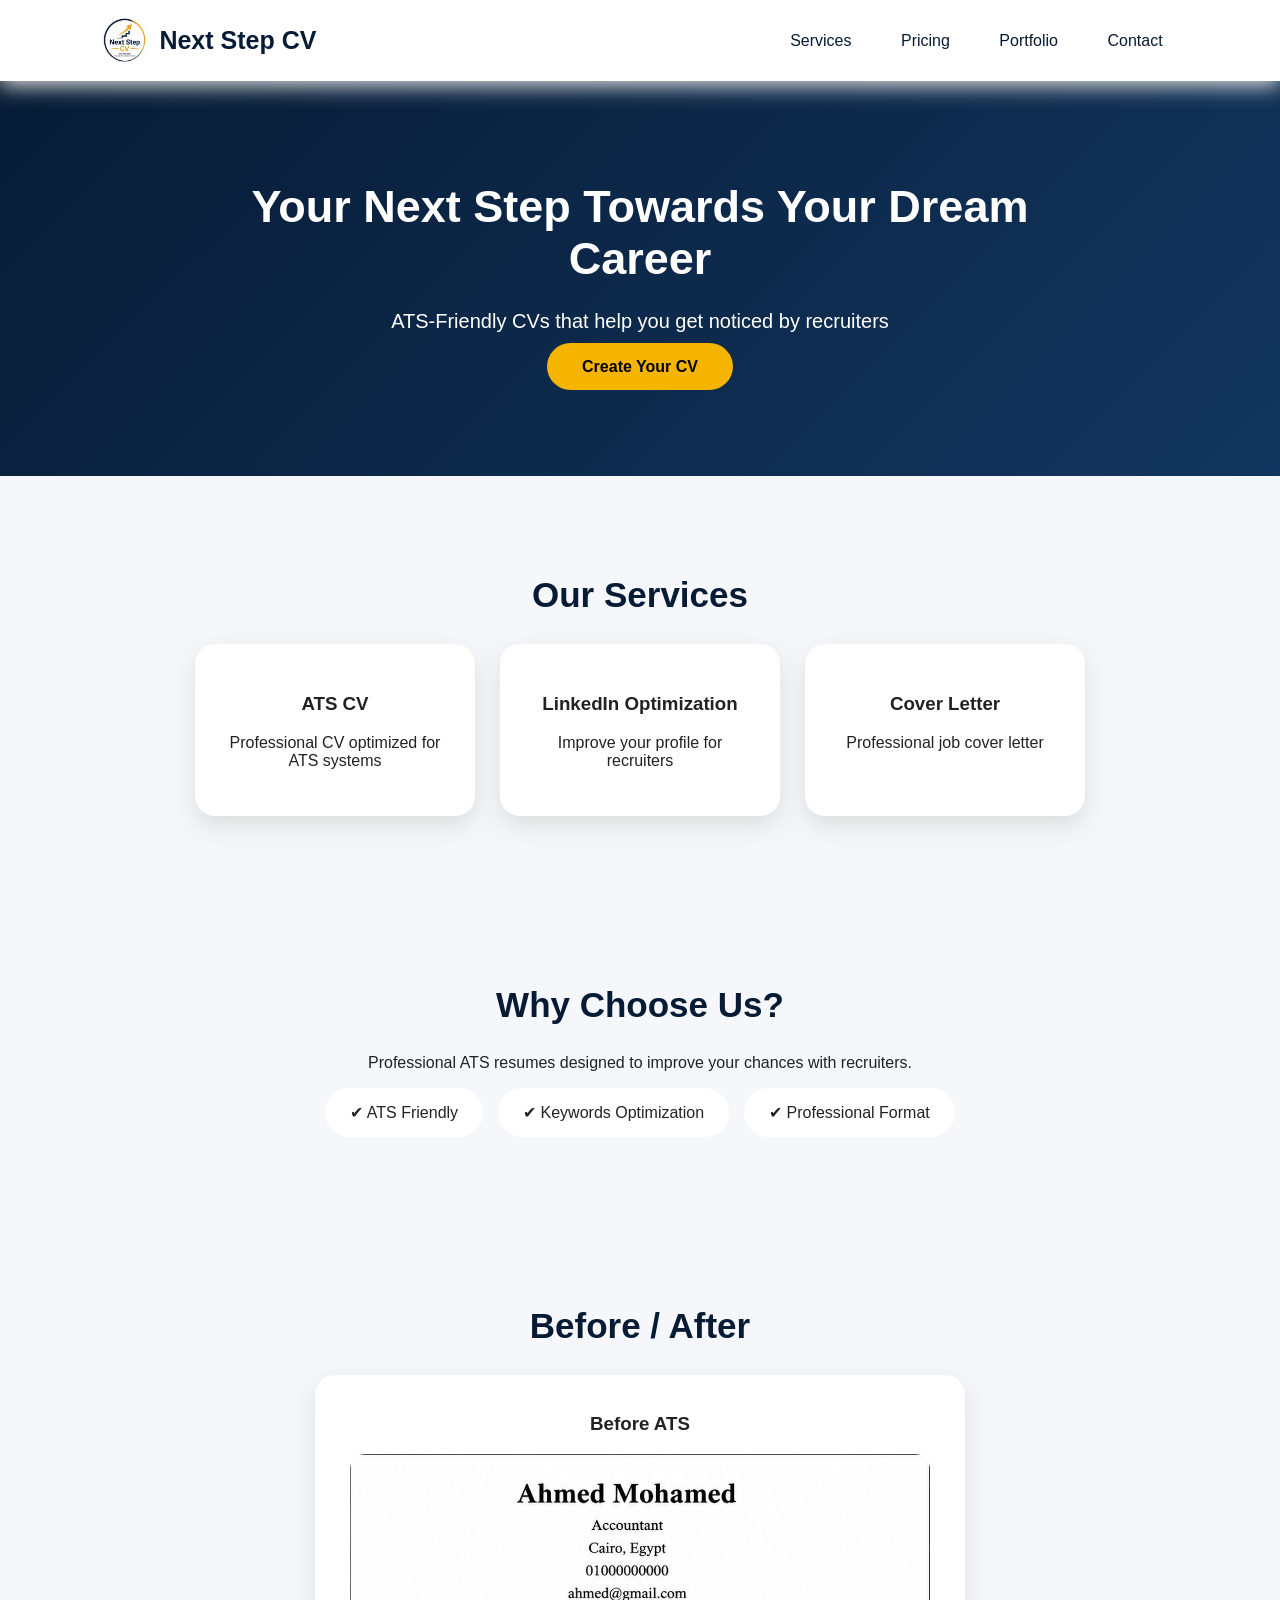
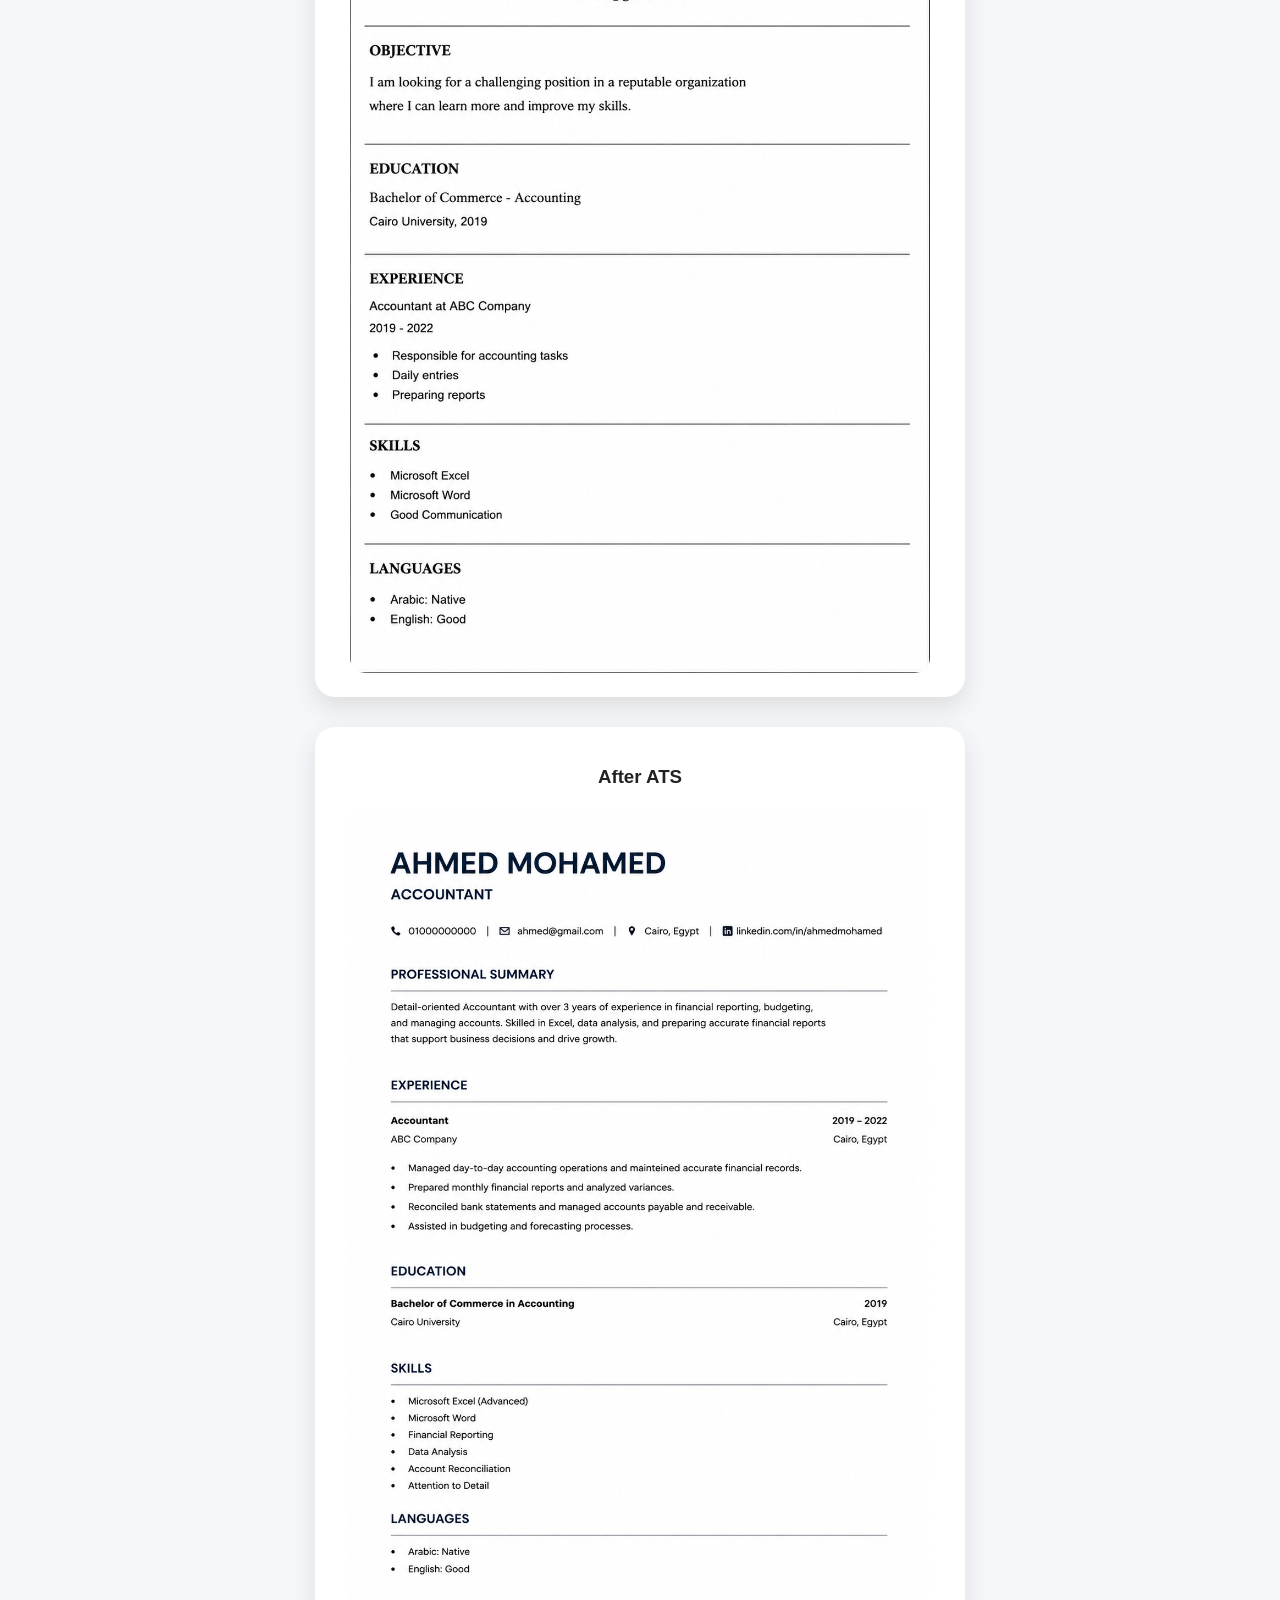
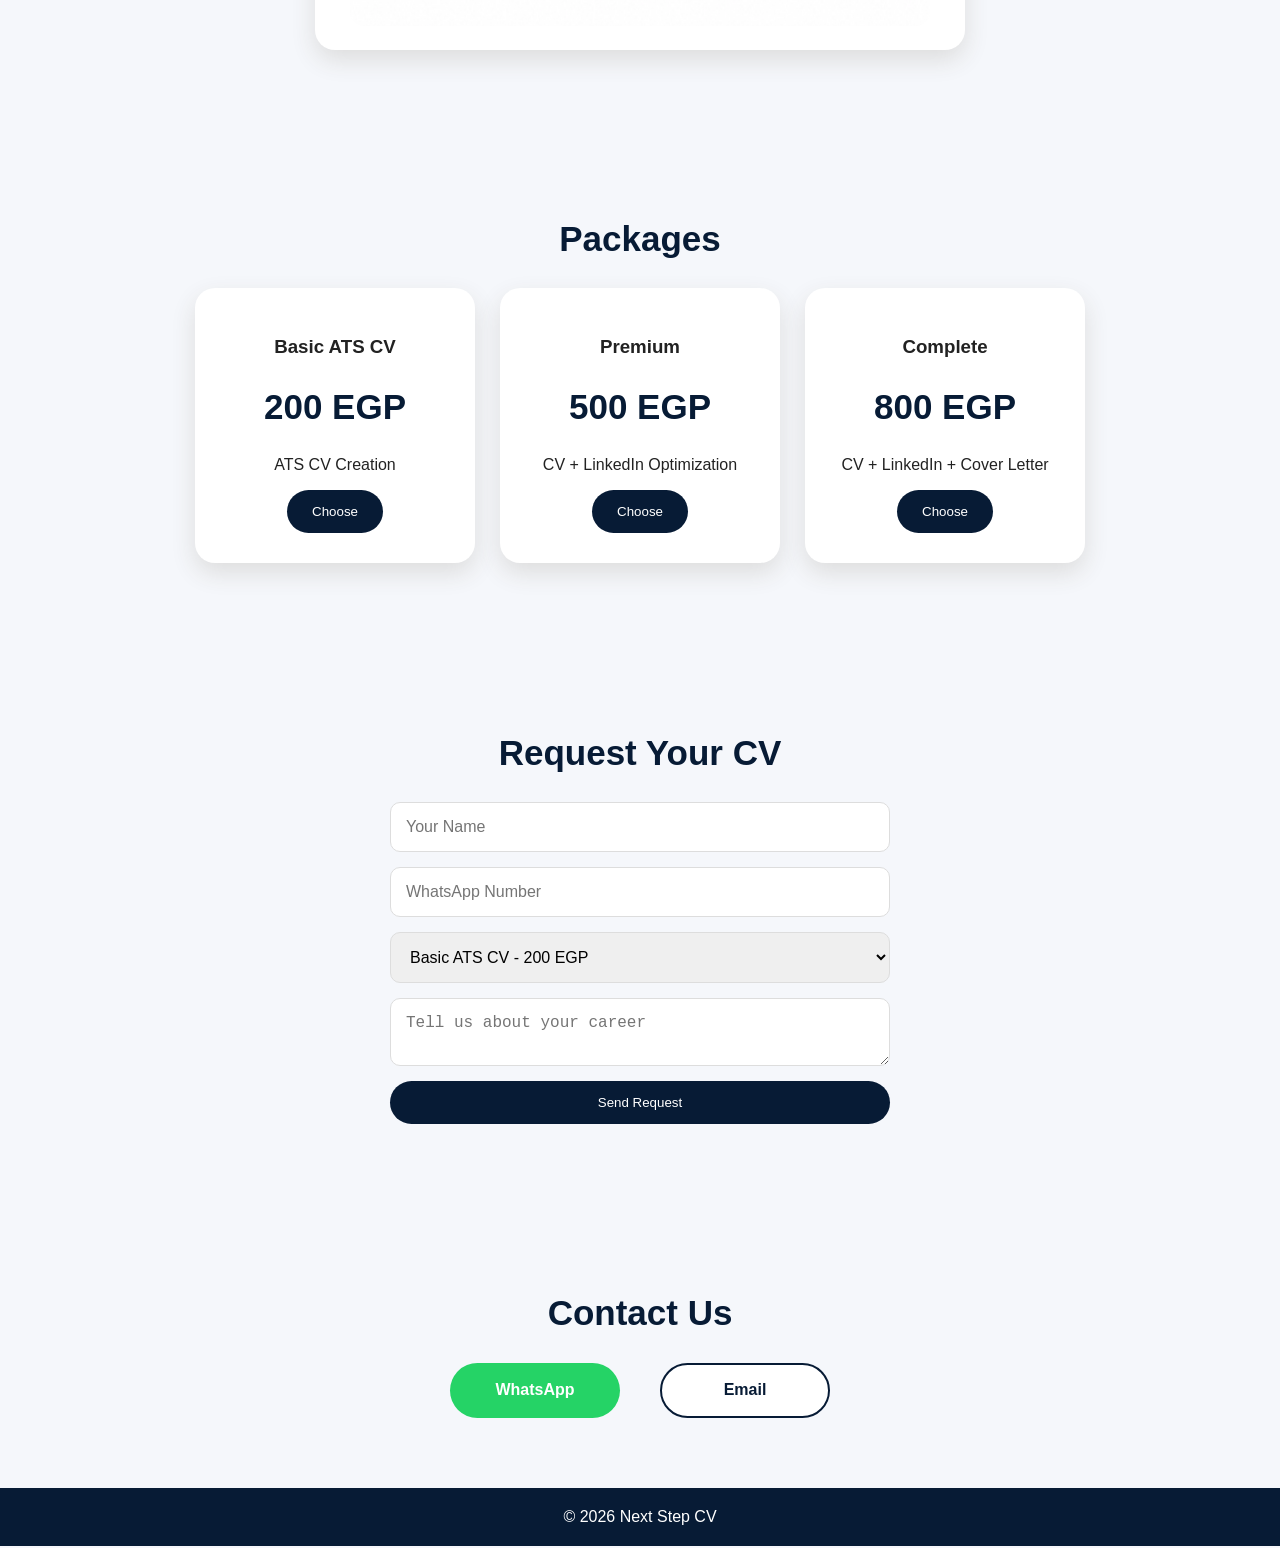
<file: index.html>
<!DOCTYPE html>
<html lang="en">

<head>

<meta charset="UTF-8">
<meta name="viewport" content="width=device-width, initial-scale=1.0">

<title>Next Step CV</title>

<link rel="stylesheet" href="style.css">

</head>


<body>


<nav>


<div class="brand" id="logoClick">


<img src="images/logo.png">


<div class="logo">
Next Step CV
</div>


</div>




<div class="links">

<a href="#services">Services</a>

<a href="#pricing">Pricing</a>

<a href="portfolio.html">Portfolio</a>

<a href="#contact">Contact</a>

</div>


</nav>






<header>


<h1>
Your Next Step Towards Your Dream Career
</h1>


<p>
ATS-Friendly CVs that help you get noticed by recruiters
</p>


<a class="btn" href="#order">
Create Your CV
</a>


</header>







<section id="services">


<h2>Our Services</h2>


<div class="cards" id="servicesContainer">



</div>


</section>








<section>


<h2>Why Choose Us?</h2>


<p>

Professional ATS resumes designed to improve your chances with recruiters.

</p>


<div class="features">

<span>✔ ATS Friendly</span>
<span>✔ Keywords Optimization</span>
<span>✔ Professional Format</span>

</div>


</section>








<section>


<h2>Before / After</h2>


<div class="compare">


<div class="cv-image">

<h3>Before ATS</h3>

<img src="images/before.png">

</div>



<div class="cv-image">

<h3>After ATS</h3>

<img src="images/after.png">

</div>


</div>


</section>









<section id="pricing">


<h2>Packages</h2>


<div class="cards" id="packagesContainer">



</div>



</section>










<section id="order">


<h2>Request Your CV</h2>



<form id="cvForm">


<input 
id="name"
placeholder="Your Name"
required>



<input 
id="phone"
placeholder="WhatsApp Number"
required>



<select id="packageSelect">

</select>



<textarea 
id="message"
placeholder="Tell us about your career">
</textarea>



<button>
Send Request
</button>



</form>


</section>








<section id="contact">


<h2>
Contact Us
</h2>


<div class="contact-buttons">


<a class="whatsapp" 
href="https://wa.me/201599900095?text=السلام%20عليكم%20عايز%20اطلب%20خدمة%20CV"
target="_blank">

WhatsApp

</a>



<a class="email"
href="mailto:stepcv.info@gmail.com">

Email

</a>



</div>


</section>







<!-- ADMIN LOGIN -->

<div id="loginBox" class="hidden">


<h2>Admin Login</h2>


<input 
id="password"
type="password"
placeholder="Password">


<button onclick="login()">
Login
</button>


</div>








<!-- ADMIN PANEL -->

<div id="adminPanel" class="hidden">


<h2>Admin Panel</h2>


<h3>Edit Packages</h3>


<div id="adminPackages">

</div>



<button onclick="saveChanges()">
Save Changes
</button>



<button onclick="closeAdmin()">
Exit
</button>


</div>








<footer>

© 2026 Next Step CV

</footer>






<script src="script.js"></script>


</body>

</html>
</file>
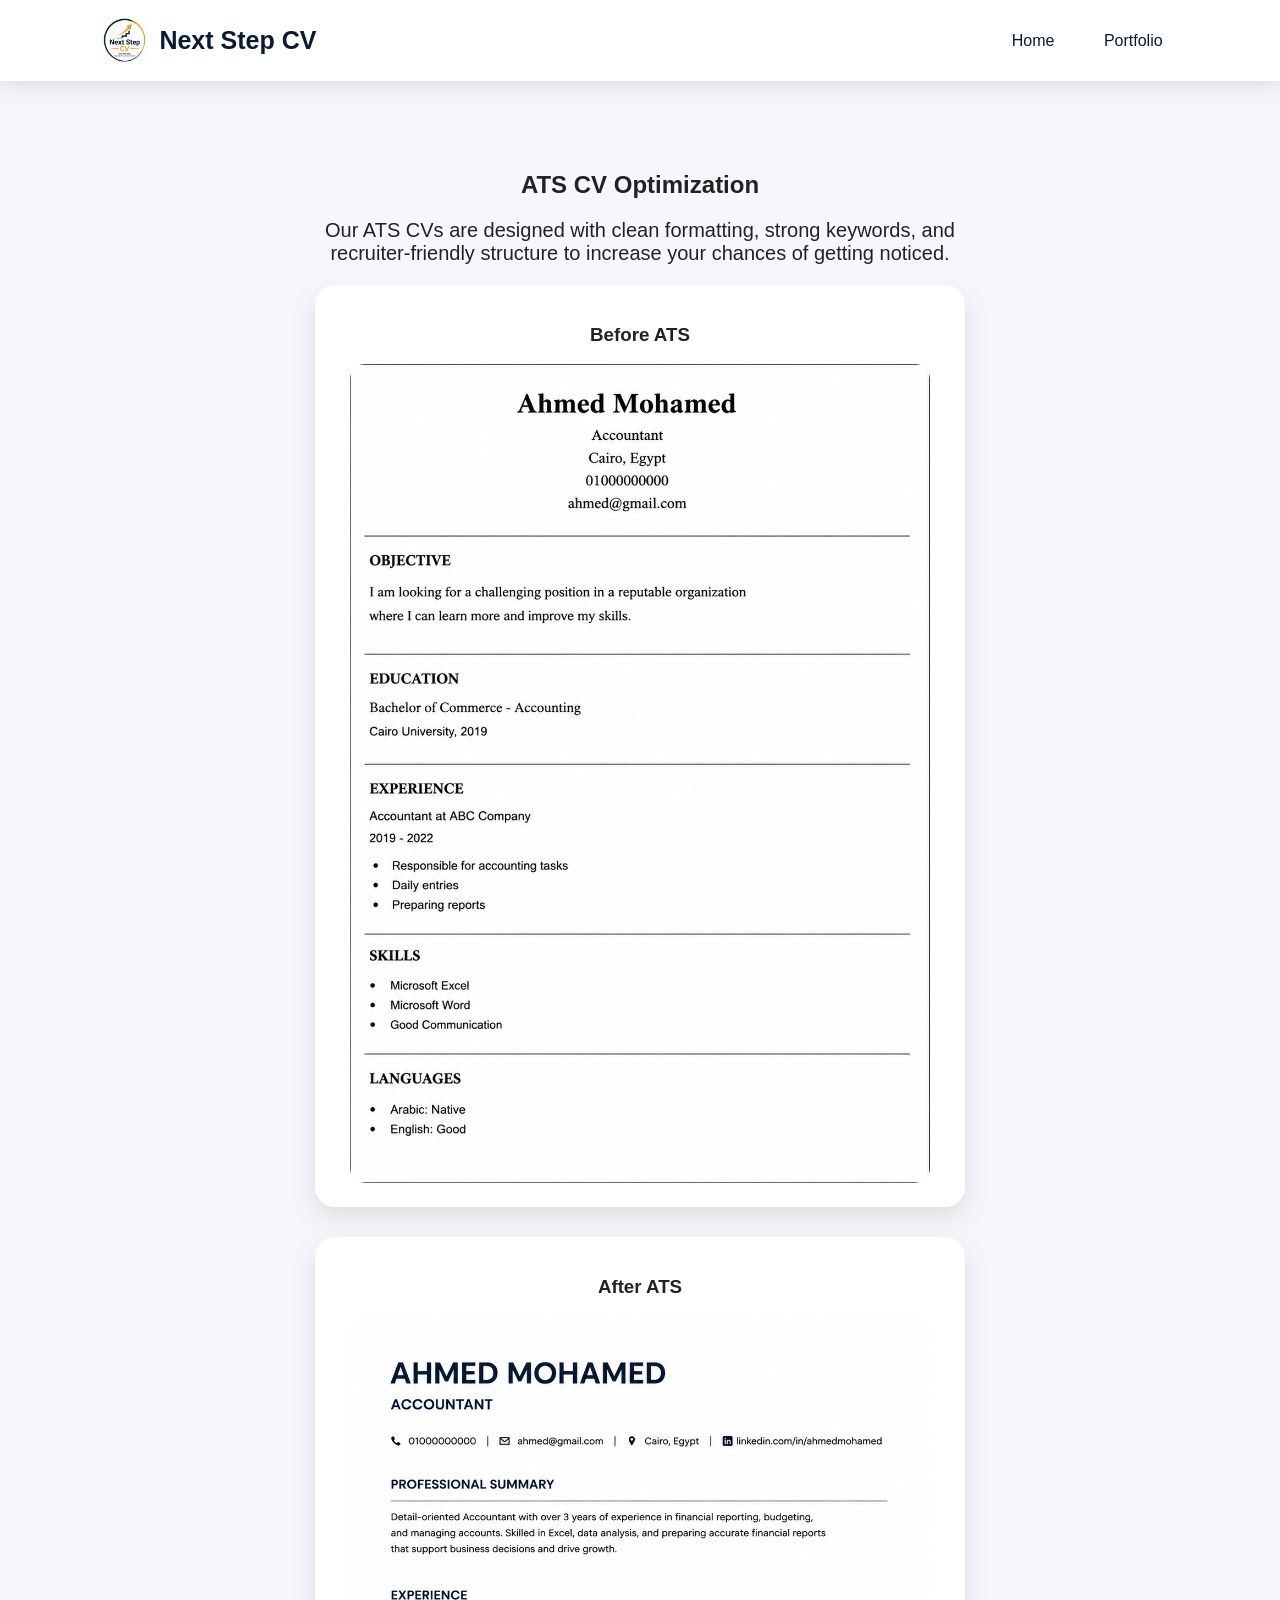
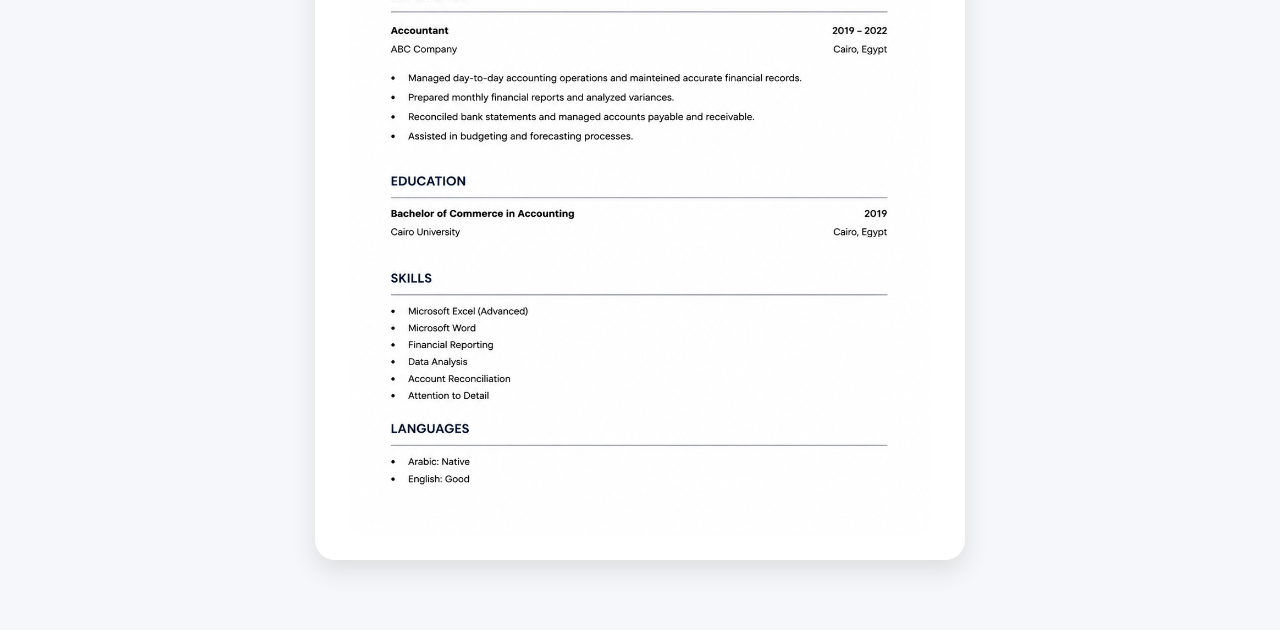
<file: ats.html>
<!DOCTYPE html>

<html lang="en">

<head>

<meta charset="UTF-8">

<meta name="viewport" content="width=device-width, initial-scale=1.0">

<title>ATS CV | Next Step CV</title>

<link rel="stylesheet" href="style.css">

</head>


<body>


<nav>

<div class="brand">

<img src="images/logo.png">

<div class="logo">
Next Step CV
</div>

</div>


<div class="links">

<a href="index.html">Home</a>

<a href="portfolio.html">Portfolio</a>

</div>


</nav>



<section>


<h1>
ATS CV Optimization
</h1>


<p class="portfolio-intro">

Our ATS CVs are designed with clean formatting, strong keywords, and recruiter-friendly structure to increase your chances of getting noticed.

</p>



<div class="compare">


<div class="cv-image">

<h3>Before ATS</h3>

<img src="images/before.png">

</div>



<div class="cv-image">

<h3>After ATS</h3>

<img src="images/after.png">

</div>



</div>


</section>


</body>

</html>
</file>
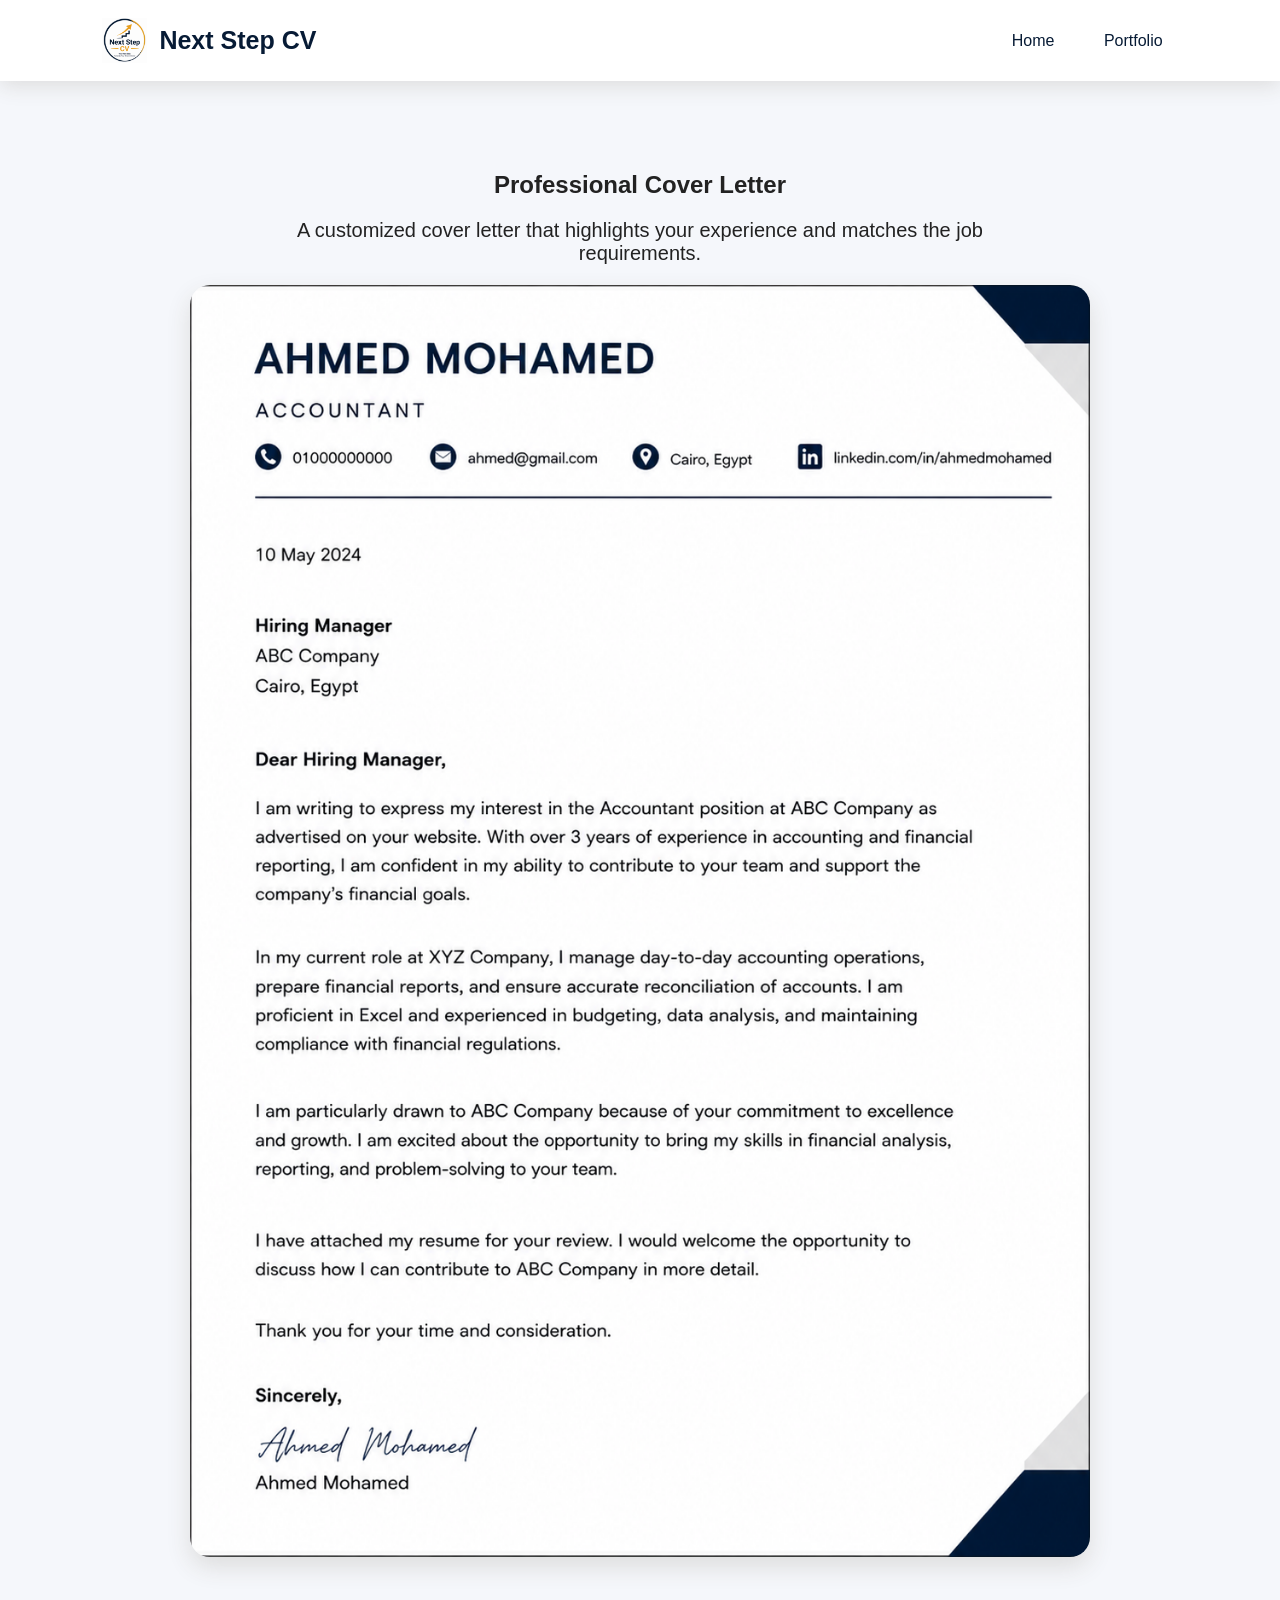
<file: cover.html>
<!DOCTYPE html>

<html lang="en">

<head>

<meta charset="UTF-8">

<title>Cover Letter Sample</title>

<link rel="stylesheet" href="style.css">

</head>


<body>


<nav>

<div class="brand">

<img src="images/logo.png">

<div class="logo">
Next Step CV
</div>

</div>
<div class="links">

<a href="index.html">Home</a>

<a href="portfolio.html">Portfolio</a>

</div>

</nav>




<section>


<h1>
Professional Cover Letter
</h1>



<p class="portfolio-intro">

A customized cover letter that highlights your experience and matches the job requirements.

</p>



<img class="sample-page" src="images/cover-letter.png">



</section>



</body>

</html>
</file>
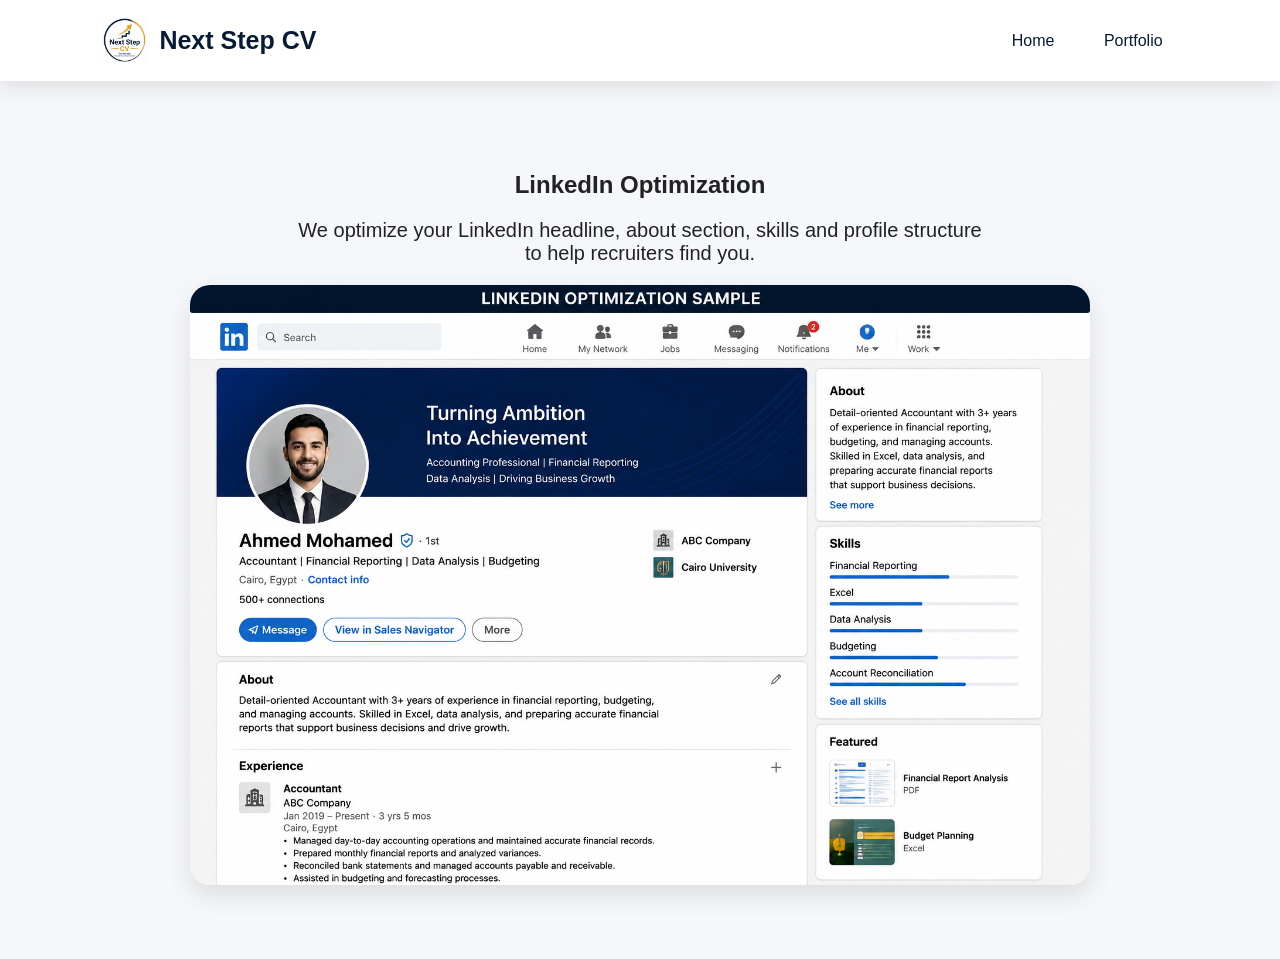
<file: linkedin.html>
<!DOCTYPE html>

<html lang="en">

<head>

<meta charset="UTF-8">

<title>LinkedIn Sample</title>

<link rel="stylesheet" href="style.css">

</head>


<body>


<nav>

<div class="brand">

<img src="images/logo.png">

<div class="logo">
Next Step CV
</div>

</div>
<div class="links">

<a href="index.html">Home</a>

<a href="portfolio.html">Portfolio</a>

</div>

</nav>



<section>


<h1>
LinkedIn Optimization
</h1>


<p class="portfolio-intro">

We optimize your LinkedIn headline, about section, skills and profile structure to help recruiters find you.

</p>


<img class="sample-page" src="images/linkedin.png">



</section>



</body>

</html>
</file>
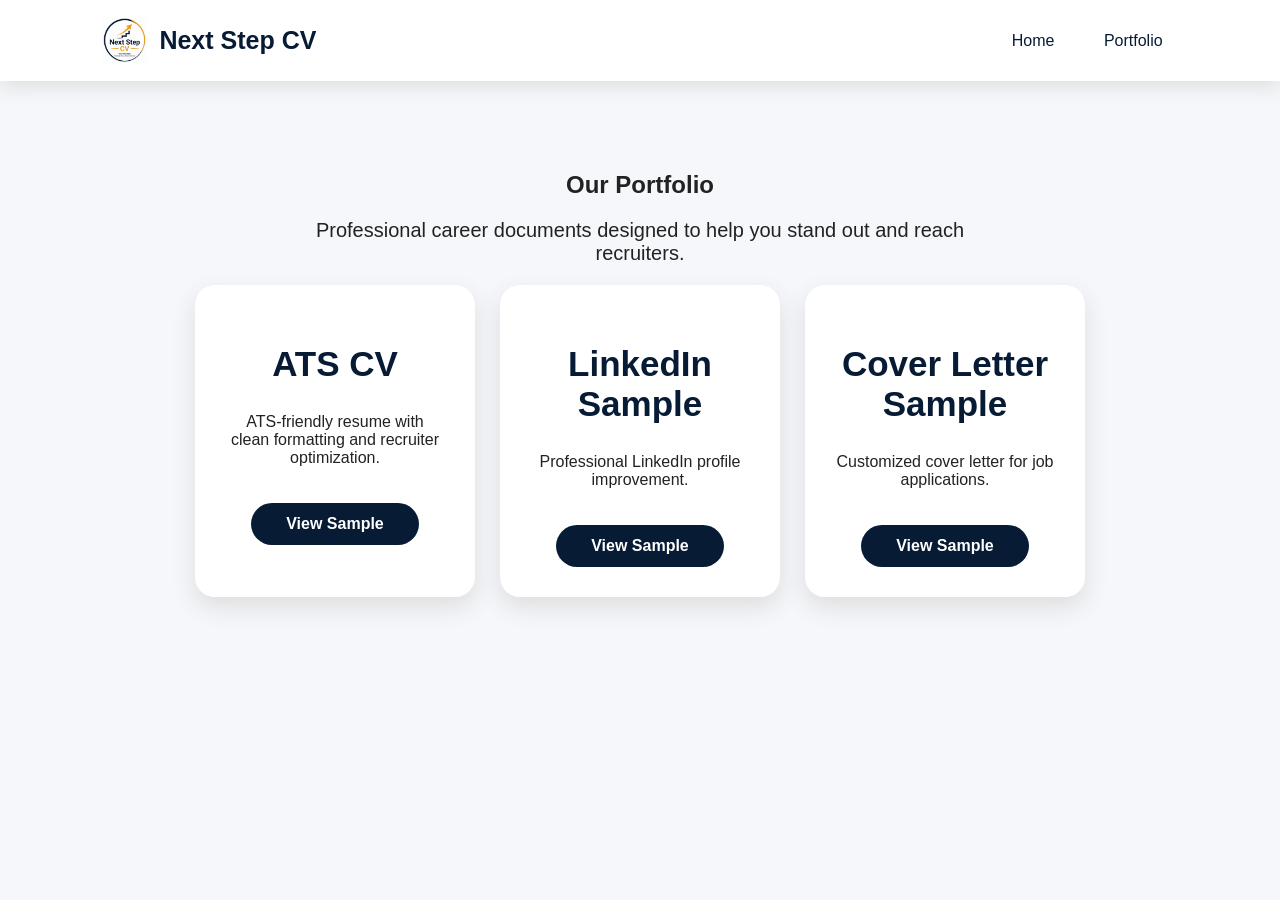
<file: portfolio.html>
<!DOCTYPE html>

<html lang="en">

<head>

<meta charset="UTF-8">

<meta name="viewport" content="width=device-width, initial-scale=1.0">

<title>Portfolio | Next Step CV</title>

<link rel="stylesheet" href="style.css">

</head>


<body>


<nav>

<div class="brand">

<img src="images/logo.png">

<div class="logo">
Next Step CV
</div>

</div>


<div class="links">

<a href="index.html">Home</a>

<a href="portfolio.html">Portfolio</a>

</div>

</nav>




<section>


<h1>
Our Portfolio
</h1>


<p class="portfolio-intro">

Professional career documents designed to help you stand out and reach recruiters.

</p>



<div class="cards">



<div class="card">


<h2>ATS CV</h2>

<p>
ATS-friendly resume with clean formatting and recruiter optimization.
</p>


<a class="view-btn" href="ats.html">
View Sample
</a>


</div>





<div class="card">

<h2>LinkedIn Sample</h2>

<p>
Professional LinkedIn profile improvement.
</p>


<a class="view-btn" href="linkedin.html">
View Sample
</a>

</div>






<div class="card">

<h2>Cover Letter Sample</h2>

<p>
Customized cover letter for job applications.
</p>


<a class="view-btn" href="cover.html">
View Sample
</a>

</div>



</div>


</section>



</body>

</html>
</file>
<file: style.css>
*{
box-sizing:border-box;
}


body{

margin:0;
font-family:Arial, sans-serif;
background:#f5f7fb;
color:#222;

}



/* NAV */

nav{

background:white;
padding:18px 8%;
display:flex;
justify-content:space-between;
align-items:center;
position:sticky;
top:0;
z-index:10;
box-shadow:0 5px 20px #ddd;

}



.brand{

display:flex;
align-items:center;
gap:12px;
cursor:pointer;

}



.brand img{

width:45px;
height:45px;
object-fit:contain;

}



.logo{

font-size:25px;
font-weight:bold;
color:#071b35;

}




.links a{

text-decoration:none;
color:#071b35;
margin-left:15px;
padding:10px 15px;
border-radius:10px;
transition:.3s;

}



.links a:hover{

background:#f5b400;
color:#000;

}







/* HEADER */


header{

background:linear-gradient(135deg,#071b35,#12365f);
color:white;
text-align:center;
padding:100px 20px;

}


header h1{

font-size:45px;
max-width:800px;
margin:auto;

}


header p{

font-size:20px;
margin:25px;

}



.btn{

background:#f5b400;
color:black;
padding:15px 35px;
border-radius:30px;
text-decoration:none;
font-weight:bold;

}






section{

padding:70px 8%;
text-align:center;

}



h2{

color:#071b35;
font-size:35px;

}





.cards{

display:flex;
justify-content:center;
gap:25px;
flex-wrap:wrap;

}




.card{

background:white;
width:280px;
padding:30px;
border-radius:20px;
box-shadow:0 10px 25px #ddd;
transition:.3s;

}



.card:hover{

transform:translateY(-7px);

}









.features{

display:flex;
gap:15px;
justify-content:center;
flex-wrap:wrap;

}



.features span{

background:white;
padding:15px 25px;
border-radius:25px;

}







/* BEFORE AFTER */


.compare{

display:flex;
gap:30px;
justify-content:center;
flex-wrap:wrap;

}



.cv-image{

background:white;
padding:20px;
border-radius:20px;
box-shadow:0 10px 25px #ddd;

}



.cv-image img{

width:320px;
border-radius:15px;

}








/* FORM */


form{

max-width:500px;
margin:auto;
display:flex;
flex-direction:column;
gap:15px;

}



input,textarea,select{

padding:15px;
border-radius:10px;
border:1px solid #ddd;
font-size:16px;

}



button{

background:#071b35;
color:white;
border:none;
padding:14px 25px;
border-radius:25px;
cursor:pointer;

}



button:hover{

background:#f5b400;
color:black;

}









/* CONTACT */


.contact-buttons{

display:flex;
justify-content:center;
align-items:center;
gap:40px;
margin-top:30px;
flex-wrap:wrap;

}



.whatsapp,
.email{

display:inline-flex;
align-items:center;
justify-content:center;
width:170px;
height:55px;
border-radius:30px;
text-decoration:none;
font-weight:bold;
transition:.3s;

}



.whatsapp{

background:#25D366;
color:white;

}



.email{

background:white;
color:#071b35;
border:2px solid #071b35;

}



.whatsapp:hover,
.email:hover{

transform:translateY(-5px);

}










/* PORTFOLIO */


.portfolio-link{

text-decoration:none;
color:#071b35;

}



.portfolio-intro{

font-size:20px;
max-width:700px;
margin:20px auto;

}



.sample-page{

width:500px;
max-width:90%;
border-radius:20px;
box-shadow:0 10px 25px #ddd;

}









/* ADMIN */


.hidden{

display:none;

}



#loginBox,
#adminPanel{

position:fixed;
top:50%;
left:50%;
transform:translate(-50%,-50%);
background:white;
padding:35px;
border-radius:20px;
box-shadow:0 10px 40px #999;
z-index:100;
width:350px;

}



#adminPanel{

width:500px;
max-height:80vh;
overflow:auto;

}




.admin-item{

background:#f5f7fb;
padding:15px;
margin:10px;
border-radius:15px;

}








footer{

background:#071b35;
color:white;
padding:20px;
text-align:center;

}







@media(max-width:700px){


nav{

flex-direction:column;
gap:15px;

}


header h1{

font-size:30px;

}


.links{

display:flex;
flex-wrap:wrap;
justify-content:center;

}


.cv-image img{

width:500px;
max-width:90%;
border-radius:15px;



}



.sample-page{

width:850px;
max-width:95%;
border-radius:20px;
box-shadow:0 10px 25px #ddd;

}




}
/* Portfolio buttons */

.view-btn{

display:inline-block;
margin-top:20px;
background:#071b35;
color:white !important;
padding:12px 35px;
border-radius:30px;
text-decoration:none;
font-weight:bold;

}


.view-btn:hover{

background:#f5b400;
color:black !important;

}


/* all portfolio pages */

nav{

background:white;
padding:18px 8%;
display:flex;
justify-content:space-between;
align-items:center;
box-shadow:0 5px 20px #ddd;

}


/* Make portfolio samples bigger */

.sample-page{
    width:900px !important;
    height:auto;
    max-width:95%;
}


.cv-image img{
    width:600px !important;
    height:auto;
    max-width:95%;
}


.cv-image{
    width:650px;
}


.compare{
    align-items:flex-start;
}
}
</file>
